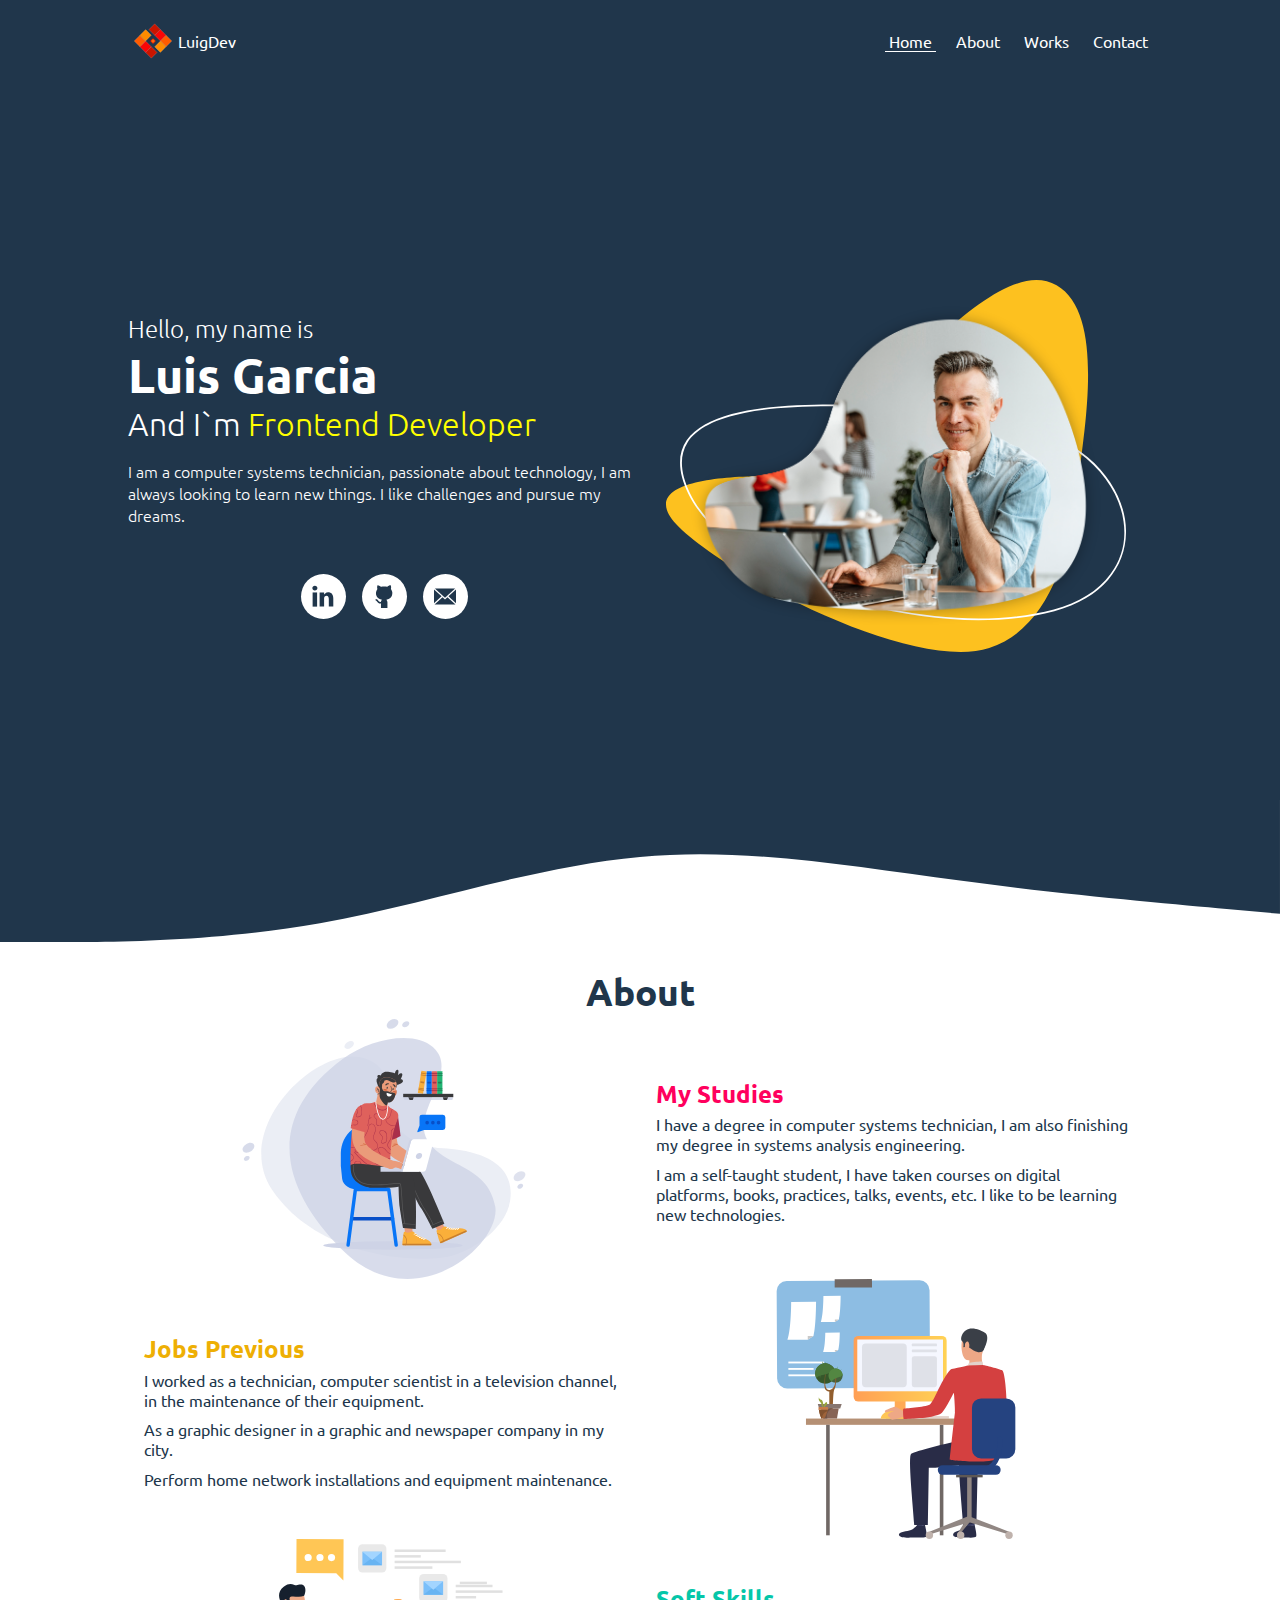
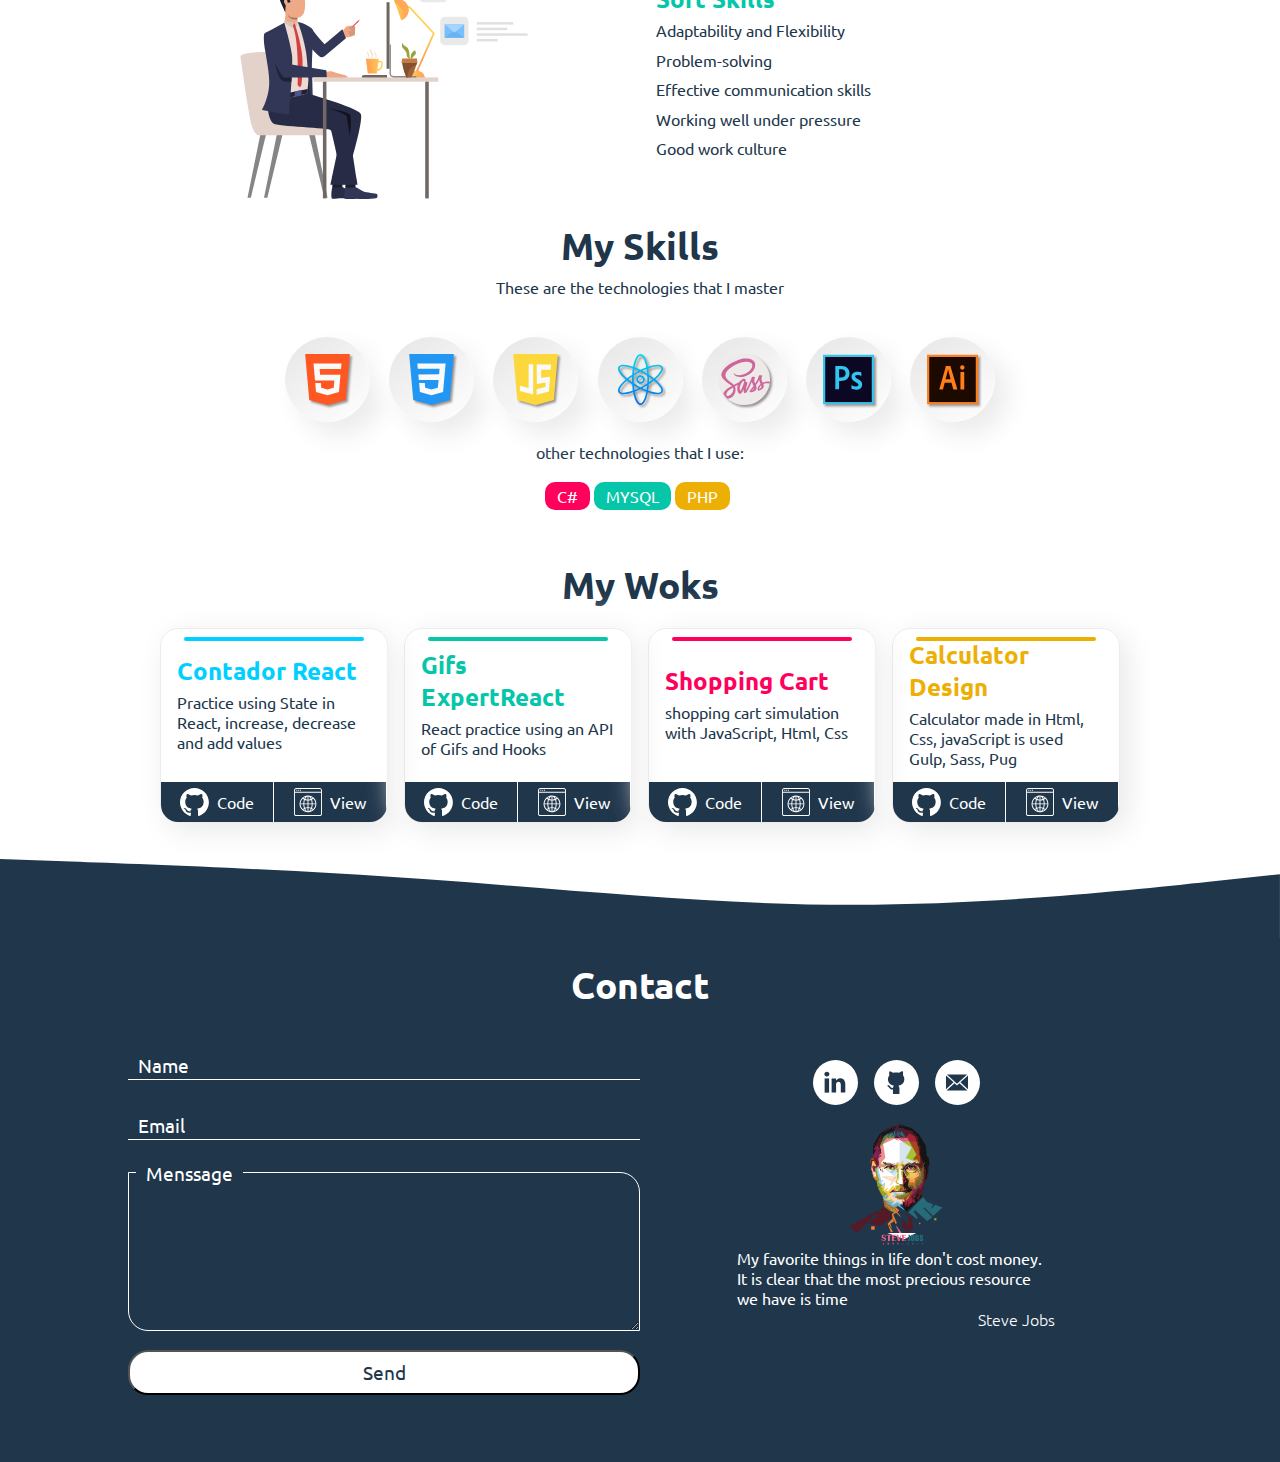
<file: docs/index.html>
<!DOCTYPE html>
<html lang="en">
  <head>
    <meta charset="UTF-8" />
    <meta http-equiv="X-UA-Compatible" content="IE=edge" />
    <meta name="viewport" content="width=device-width, initial-scale=1.0" />
    <meta
      name="description"
      content="I'm from Bolivia, a software developer, graphic designer and systems technician."
    />
    <meta name="keywords" content="Luis Garcia, Bolivia, Frontend, software, Tarija, tecnico" />
    <meta name="robots" content="index, follow" />
    <link rel="icon" href="assets/icon/icon.png" sizes="32x32" />
    <link href="https://fonts.googleapis.com/css2?family=Ubuntu:ital,wght@0,300;0,400;0,500;0,700;1,300;1,400;1,500&display=swap" rel="stylesheet"> 
    <link rel="stylesheet" href="./css/styles.css" />
    <title> LuiGDev | Luis Garcia</title>
  </head>
  <body>
    <header class="header">
      <nav class="nav">
        <div class="menu">
          <div class="logo">
            <div class="logo__icon">
              <img
                src="./assets/icon/icon-logo.svg"
                alt="icon logo"
                class="logo__icon-img"
              />
            </div>
            <div class="logo__text">LuigDev</div>
          </div>
          <ul class="menu__list">
            <li class="menu__item menu__item-active">
              <a href="/" class="menu__item-link">Home</a>
            </li>
            <li class="menu__item">
              <a href="#about" class="menu__item-link">About</a>
            </li>
            <li class="menu__item">
              <a href="#skills" class="menu__item-link">Works</a>
            </li>
            <li class="menu__item">
              <a href="#contact" class="menu__item-link">Contact</a>
            </li>
          </ul>
          <div class="icon-reponseve" id="icon-reponseve">
            <div class="icon-reponseve__item" id="icon-reponseve__item"></div>
          </div>
        </div>
      </nav>
      <div class="header__main">
        <div class="information">
          <h2 class="information__salutation">Hello, my name is</h2>
          <h1 class="information__title">Luis Garcia</h1>
          <h2 class="information__occupation">
            And I`m <span>Frontend Developer</span>
          </h2>
          <p class="information__parrafo">
            I am a computer systems technician, passionate about technology, I
            am always looking to learn new things. I like challenges and pursue
            my dreams.
          </p>

          <div class="icon-redes">
            <div class="icon-redes__img">
              <a href="https://www.linkedin.com/in/luis-garcia-907273186/" target="_blank">
                <img src="./assets/icon/linkedin.svg" alt="linkedin" />
              </a>
            </div>
            <div class="icon-redes__img">
              <a href="https://github.com/Alfredls" target="_blank">
                <img src="./assets/icon/github.svg" alt="github" />
              </a>
            </div>
            <div class="icon-redes__img">
              <a href="#">
                <img src="./assets/icon/email.svg" alt="email" />
              </a>
            </div>
          </div>
        </div>
        <div class="graphic">
          <div class="graphic__container">
            <img
              src="./assets/img/Recurso 1.svg"
              alt="background"
              class="graphic__background"
            />
            <img
              src="./assets/img/Recurso21.png"
              alt="photo"
              class="graphic__photo"
            />
            </div>
          </div>
        </div>
      </div>
      
    </header>
    <div class="wave">
      <div class="wave-item">
        <?xml version="1.0" standalone="no"?><svg xmlns="http://www.w3.org/2000/svg" viewBox="0 0 1440 160"><path fill="#20364b" fill-opacity="1" d="M0,160L60,160C120,160,240,160,360,138.7C480,117,600,75,720,64C840,53,960,75,1080,90.7C1200,107,1320,117,1380,122.7L1440,128L1440,0L1380,0C1320,0,1200,0,1080,0C960,0,840,0,720,0C600,0,480,0,360,0C240,0,120,0,60,0L0,0Z"></path></svg>
      </div>
    </div>


    <main class="main">
      <div class="about">
        <h2 class="txt-subTitle" id="about">About</h2>
        <div class="card">
          <img src="./assets/img/studies.svg" alt="stude" class="card__img">
          <div class="card__text">
            <h2 class="card__text-title txt font-color1">My Studies</h2>
            <p class="card__text-paragraph">
              I have a degree in computer systems technician, I am also finishing my degree in systems analysis engineering.
            </p>
            <p class="card__text-paragraph">
              I am a self-taught student, I have taken courses on digital platforms, books, practices, talks, events, etc. I like to be learning new technologies.
            </p>
          </div>
        </div>
        <div class="card">
          <div class="card__text">
            <h2 class="card__text-title font-color3">Jobs Previous</h2>
            <p class="card__text-paragraph">
              I worked as a technician, computer scientist in a television channel, in the maintenance of their equipment.
            </p>
            <p class="card__text-paragraph">
              As a graphic designer in a graphic and newspaper company in my city.
            </p>
            <p class="card__text-paragraph">
              Perform home network installations and equipment maintenance.
            </p>
          </div>
          <img src="./assets/img/working.svg" alt="working" class="card__img">
        </div>
        <div class="card">
          <img src="./assets/img/skills.svg" alt="stude" class="card__img">
          <div class="card__text">
            <h2 class="card__text-title font-color2">Soft Skills</h2>
            <p class="card__text-paragraph">
              Adaptability and Flexibility
            </p>
            <p class="card__text-paragraph">
              Problem-solving
            </p>
            <p class="card__text-paragraph">
              Effective communication skills
            </p>
            <p class="card__text-paragraph">
              Working well under pressure
            </p>
            <p class="card__text-paragraph">
              Good work culture
            </p>
          </div>
        </div>
      </div>

      <div class="skill">
        <h2 class="txt-subTitle" id="skills">My Skills</h2>
        <P class="txt-parrafo">These are the technologies that I master</P>
        <div class="skills">
          <div class="skills-icon">
            <div class="skills-icon__img">
              <img src="./assets/icon/html-5.svg" alt="html icon">
            </div>
            <span class="skills-icon__text"> html</span>
          </div>
          <div class="skills-icon">
            <div class="skills-icon__img">
              <img src="./assets/icon/css-3.svg" alt="css icon">
            </div>
            <span class="skills-icon__text"> Css</span>
          </div>
          <div class="skills-icon">
            <div class="skills-icon__img">
              <img src="./assets/icon/javascript-01.svg" alt="javascript icon">
            </div>
            <span class="skills-icon__text"> JavaScript</span>
          </div>
          <div class="skills-icon">
            <div class="skills-icon__img">
              <img src="./assets/icon/react.svg" alt="javascript icon">
            </div>
            <span class="skills-icon__text"> React</span>
          </div>
          <div class="skills-icon">
            <div class="skills-icon__img">
              <img src="./assets/icon/sass.svg" alt="Saas icon">
            </div>
            <span class="skills-icon__text"> Sass</span>
          </div>
          <div class="skills-icon">
            <div class="skills-icon__img">
              <img src="./assets/icon/photoshop.svg" alt="photoshop icon">
            </div>
            <span class="skills-icon__text"> Photoshop</span>
          </div>
          <div class="skills-icon">
            <div class="skills-icon__img">
              <img src="./assets/icon/ilustrador.svg" alt="ilustrador icon">
            </div>
            <span class="skills-icon__text"> Ilustrador</span>
          </div>
        </div>
        <P class="txt-parrafo">other technologies that I use:</P>
        <div class="span-icon">
          <span class="skill__span color1">C#</span> <span class="skill__span color2">MYSQL</span> <span class="skill__span color3">PHP</span>
        </div>
      </div>
      
      <div class="works">
        <h2 class="txt-subTitle" id="working">My Woks</h2>
        <div class="working">
          <div class="working-card">
            <div class="working-card__text">
              <h2 class="card__text-title font-color4">Contador React</h2>
              <p class="card__text-paragraph">
                  Practice using State in React, increase, decrease and add values
              </p>
    
            </div>
            <div class="working-buttom">
              <div class="working-buttom__icon">
                <a href="https://github.com/Alfredls/ReactContador" target="_blank" class="working-buttom__link">
                  <img src="./assets/icon/btn-code.svg" alt="code" class="working-buttom__img">
                  <span class="working-buttom__text">Code</span>
                </a>
              </div>
              <div class="working-buttom__icon">
                <a href="https://alfredls.github.io/ReactContador/" target="_blank" class="working-buttom__link">
                  <img src="./assets/icon/btn-view.svg" alt="code" class="working-buttom__img">
                  <span class="working-buttom__text">View</span>
                </a>
              </div>
            </div>
          </div>
          <div class="working-card">
            <div class="working-card__text">
              <h2 class="card__text-title font-color2">Gifs ExpertReact</h2>
              <p class="card__text-paragraph">
                  React practice using an API of Gifs and Hooks
              </p>
    
            </div>
            <div class="working-buttom">
              <div class="working-buttom__icon">
                <a href="https://github.com/Alfredls/GifsExpertReact" target="_blank" class="working-buttom__link">
                  <img src="./assets/icon/btn-code.svg" alt="code" class="working-buttom__img">
                  <span class="working-buttom__text">Code</span>
                </a>
              </div>
              <div class="working-buttom__icon">
                <a href="https://alfredls.github.io/GifsExpertReact/" target="_blank" class="working-buttom__link">
                  <img src="./assets/icon/btn-view.svg" alt="code" class="working-buttom__img">
                  <span class="working-buttom__text">View</span>
                </a>
              </div>
            </div>
          </div>
          <div class="working-card">
            <div class="working-card__text">
              <h2 class="card__text-title font-color1">Shopping Cart</h2>
              <p class="card__text-paragraph">
                  shopping cart simulation with JavaScript, Html, Css
              </p>
            </div>
            <div class="working-buttom">
              <div class="working-buttom__icon">
                <a href="https://github.com/Alfredls/ShoppingCart" target="_blank" class="working-buttom__link">
                  <img src="./assets/icon/btn-code.svg" alt="code" class="working-buttom__img">
                  <span class="working-buttom__text">Code</span>
                </a>
              </div>
              <div class="working-buttom__icon">
                <a href="https://alfredls.github.io/ShoppingCart/" target="_blank" class="working-buttom__link">
                  <img src="./assets/icon/btn-view.svg" alt="code" class="working-buttom__img">
                  <span class="working-buttom__text">View</span>
                </a>
              </div>
            </div>
          </div>
          <div class="working-card">
            <div class="working-card__text">
              <h2 class="card__text-title font-color3">Calculator Design</h2>
              <p class="card__text-paragraph">
                  Calculator made in Html, Css, javaScript is used Gulp, Sass, Pug
              </p>
            </div>
            <div class="working-buttom">
              <div class="working-buttom__icon">
                <a href="https://github.com/Alfredls/calculatorDesign" target="_blank" class="working-buttom__link">
                  <img src="./assets/icon/btn-code.svg" alt="code" class="working-buttom__img">
                  <span class="working-buttom__text">Code</span>
                </a>
              </div>
              <div class="working-buttom__icon">
                <a href="https://alfredls.github.io/calculatorDesign/" target="_blank" class="working-buttom__link">
                  <img src="./assets/icon/btn-view.svg" alt="code" class="working-buttom__img">
                  <span class="working-buttom__text">View</span>
                </a>
              </div>
            </div>
          </div>
        </div>
      </div>
    </main>

    <div class="wave-footer">
      <div class="wave-item">
        <?xml version="1.0" encoding="utf-8"?>
<svg version="1.1" id="Capa_1" xmlns="http://www.w3.org/2000/svg" xmlns:xlink="http://www.w3.org/1999/xlink" x="0px" y="0px"
	 viewBox="0 0 1440 89.9" style="enable-background:new 0 0 1440 89.9;" xml:space="preserve">
<style type="text/css">
	.st0{fill:#20364b;}
</style>
<path class="st0" d="M0,0l80,2.8c80,3.1,240,8.4,400,20.1c160,11.4,320,28.6,480,28.6s320-17.2,400-25.8l80-8.6v86h-80
	c-80,0-240,0-400,0s-320,0-480,0s-320,0-400,0H0V0z"/>
</svg>
      </div>
    </div>
    
    <footer  class="footer">
      <h2 class="txt-subTitle font-color5" id="contact">Contact</h2>
      <div class="footer-container">
        <div class="footer-form">
          
          <form action="https://formspree.io/f/xleanlgg" class="form" id="formMsg" method="POST">
            <div class="input">
              <input type="text" class="input__input" required name="name" for="name" id="formName" />
              <label for="" class="input__label" name="name" >Name</label>
              <span class="input__barra"></span>
            </div>
            <div class="input">
              <input type="text" class="input__input" required name="email" for="email" id="formEmail" />
              <label for="" class="input__label" name="email" >Email</label>
              <span class="input__barra"></span>
            </div>
            <div class="input__text-area-container">
              <textarea name="message", cols="40", rows="5" required class="input__text-area" id="formTextArea"></textarea>
              <label for="email" class="input__text-area-lbl">Menssage</label>
            </div>
            
            <input type="submit" value="Send" class="btn">
            <div class="message-boxErr">
            <span class="erroMsg" id="erroMsg">Invalid Email</span>
            <div class="spinner" id="spinner">
              <div class="loader"></div>
            </div>
          </div>
          </form>

        </div>
        <div class="footer-msg">
          <div class="icon-redes">
            <div class="icon-redes__img">
              <a href="https://www.linkedin.com/in/luis-garcia-907273186/" target="_blank">
                <img src="./assets/icon/linkedin.svg" alt="linkedin" />
              </a>
            </div>
            <div class="icon-redes__img">
              <a href="https://github.com/Alfredls" target="_blank">
                <img src="./assets/icon/github.svg" alt="github" />
              </a>
            </div>
            <div class="icon-redes__img">
              <a href="#">
                <img src="./assets/icon/email.svg" alt="email" />
              </a>
            </div>
          </div>
          <div class="message">
            <img src="./assets/img/Steve-Jobs.svg" alt="Steve-Jobs" class="steve-jobs">
            <p class="message__paragrafo">
              My favorite things in life don't cost money. It is clear that the most precious resource we have is time
            </p>
            <span>Steve Jobs</span>
            
          </div>
        </div>
      </div>
    </footer>

    <div class="popup-contect" id="popupId">
      <div class="popup">
        <div class="icon-btn">
          <img class="btnImg" src="./assets/img/ok.svg" alt="todobien" />
        </div>
        <div class="btnTitle">Success!!</div>
        <div class="btnDescription">
          Thank you for writing to me, I will answer you as soon as possible.
          Have a nice day
        </div>
        <div class="dismiss-btn">
          <button class="btnModal" id="ModalPopup-btn">Ok</button>
        </div>
      </div>
    </div>

    <script src="./js/main.js"></script>
  </body>
</html>
</file>
<file: docs/css/styles.css>
:root {
  --colorFirst: #20364b;
  --colorMenu: red;
  --colorFont: #fff;
  --colorIcon: #fff;
  --color1: rgb(255, 0, 93);
  --color2: rgb(5, 198, 169);
  --color3: rgb(238, 175, 4);
  --color4: rgb(0, 208, 255);
  --heigthNav: 50px;
  --heightResponseItem: 3.5px;
  --separacionItem: 0.5rem;
  --rotateIcon: 45deg;
  --backgroundMenu: rgba(0, 0, 0, 0.5);
  --fontFirst: "Ubuntu", sans-serif;
  --sizeIcon: 45px;
  --sizeIconSkills: 85px;
  --colorsecundario: rgb(4, 198, 91);
  --borderClaro: rgba(218, 217, 217, 0.5) solid 1px;
  --sizeWrpper: 1024px;
}
* {
  margin: 0;
  padding: 0;
  box-sizing: border-box;
  color: var(--colorFont);
  font-family: var(--fontFirst);
}
.txt-subTitle {
  font-size: 2.3rem;
  color: var(--colorFirst);
  text-align: center;
  /* border: red solid 1px; */
  padding: 1.5rem 0 0.25rem 0;
}
.txt-parrafo {
  color: var(--colorFirst);
  text-align: center;
  padding: 0.25rem 0 1.5rem 0;
}
.wave-footer {
  width: 100%;
  position: relative;
  bottom: -4px;
}

.header {
  width: 100%;
  height: 100vh;
  background: var(--colorFirst);
  position: relative;
  overflow: hidden;
}

.nav {
  width: 100%;
  height: var(--heigthNav);
  margin-top: 1rem;
}
.menu {
  margin: 0 auto;
  /* background: brown; */
  width: 80%;
  height: 100%;
  display: flex;
  justify-content: space-between;
  align-items: center;
  overflow: hidden;
}
.logo {
  height: 100%;
  display: flex;
  justify-content: center;
  align-items: center;
  /* z-index: 1; */
}
.logo__icon {
  width: var(--heigthNav);
  height: 100%;
  padding: 5px;
}

.menu__list {
  width: 100%;
  height: 100vh;
  position: absolute;
  left: 0;
  top: 0;
  text-align: center;
  display: flex;
  flex-direction: column;
  align-items: center;
  justify-content: center;
  gap: 1rem;
  list-style: none;
  background: rgba(32, 54, 75, 1);
  transform: translateX(150%);
  transition: 0.5s;
  /* overflow: hidden; */
}
.menu__list--show {
  transform: translateX(0);
}

.menu__item-active {
  border-bottom: var(--colorFont) solid 1.5px;
}
.menu__item-link {
  text-decoration: none;
  padding: 4px;
}

/* ////////////////////////////// */

.icon-reponseve {
  width: calc(var(--heigthNav) - 25px);
  height: calc(var(--heigthNav) - 25px);
  /* border: white solid 1px; */
  display: flex;
  flex-direction: column;
  justify-content: center;
  cursor: pointer;
  /* overflow: hidden; */
}

.icon-reponseve__item {
  width: 100%;
  height: var(--heightResponseItem);
  background: var(--colorFont);
  border-radius: calc(var(--heightResponseItem) / 2);
  position: relative;
}

.icon-reponseve__item::before,
.icon-reponseve__item::after {
  content: "";
  display: block;
  width: 100%;
  height: var(--heightResponseItem);
  background: var(--colorFont);
  border-radius: calc(var(--heightResponseItem) / 2);
  position: absolute;
  top: calc(var(--separacionItem) * (-1));
  transition: 0.3s;
}
.icon-reponseve__item::after {
  top: var(--separacionItem);
}
/* animacion iconn reponse */
.icon-show {
  background: rgba(255, 255, 255, 0);
}
.icon-show::before {
  top: 0;
  transform: rotate(calc(var(--rotateIcon) * (-1)));
}
.icon-show::after {
  top: 0;
  transform: rotate(var(--rotateIcon));
}

.header__main {
  margin: 0 auto;
  /* border: olivedrab solid 2px; */
  width: 80%;
  height: 100%;
  /*  height: calc(100% - var(--heigthNav)); */
  display: flex;
  justify-content: center;
  align-items: center;
}

.information {
  width: 100%;
  height: 100%;
  /* border: red solid 1px; */
  display: flex;
  flex-direction: column;
  justify-content: center;
}
.information__salutation {
  font-weight: 200;
}
.information__title {
  font-weight: 700;
  font-size: 3rem;
}
.information__occupation {
  font-weight: 200;
  font-size: 2rem;
}
.information__occupation span {
  color: yellow;
}
.information__parrafo {
  margin-top: 1rem;
  font-weight: 200;
}

.graphic {
  width: 50%;
  height: 100%;
  /* border: white solid 1px; */
  display: none;
}
.graphic__container {
  /* border: greenyellow solid 1px; */
  width: 90%;
  height: 90%;
  position: relative;
  display: flex;
  justify-content: center;
  align-items: center;
}
.graphic__background {
  position: absolute;
  height: 100%;
  width: 100%;
}
.graphic__photo {
  position: absolute;
  width: 90%;
  /* height: 90%; */
  /*  border: red solid 1px; */
}

.icon-redes {
  width: 100%;
  height: var(--sizeIcon);
  /* border: yellow solid 1px; */
  display: flex;
  justify-content: center;
  gap: 1rem;
  margin-top: 3rem;
  cursor: pointer;
}
.icon-redes__img {
  width: var(--sizeIcon);
  height: 100%;
  /* border: red solid 1px; */
  display: flex;
  justify-content: center;
  align-items: center;
  border-radius: 50%;
  background: var(--colorIcon);
  /*  transition: 0.3s; */
}
.icon-redes__img a {
  width: 50%;
  height: 50%;
  transition: 0.5s ease-out;
}
.icon-redes__img:hover a {
  filter: invert(1) contrast(300%);
  transform: scale(130%);
}
.icon-redes__img:hover {
  background: none;
  border: var(--colorFont) solid 1px;
}
.main {
  /* background: #245480; */
  width: 100%;
}
.about {
  /*   border: red solid 1px; */
  margin: 0 auto;
  width: 80%;
}
.card {
  width: 100%;
  display: flex;
}
.card__img {
  display: none;
  width: 50%;
  height: 100%;
}
.card__text {
  width: 100%;
  display: flex;
  flex-direction: column;
  justify-content: center;
  margin: 1rem 0 0.5rem 0;
  position: relative;
  align-items: center;
  /*  border: red solid 1px; */
  padding: 1rem;
}

.card__text-title {
  width: 100%;
  text-align: center;
}
.card__text-paragraph {
  width: 100%;
  color: var(--colorFirst);
  margin: 0.3rem 0;
  text-align: center;
}

.skill {
  margin: 0 auto;
  width: 80%;
  /* background: red; */
}

.skill {
  width: 80%;
  /*  border: rgb(0, 0, 255) solid 1px; */
}
.skills {
  margin: 0 auto;
  width: 100%;
  /* height: 300px; */
  /*  background: #65cbd0; */
  display: flex;
  justify-content: center;
  gap: 1.2rem;
  flex-wrap: wrap;
  padding: 1rem;
}
.skills-icon {
  width: var(--sizeIconSkills);
  height: var(--sizeIconSkills);
  border-radius: calc(var(--sizeIconSkills) / 2);
  display: flex;
  align-items: center;
  overflow: hidden;
  position: relative;
  transition: 0.5s;
  /* background: rgba(248, 248, 248, 0.5);
  box-shadow: 1px 2px 6px rgba(61, 43, 43, 0.2),
    inset 2px 2px 6px rgba(0, 0, 0, 0.2),
    inset 1px 2px 2px rgba(255, 255, 255, 0.5); */
  background: linear-gradient(145deg, #e6e6e6, #ffffff);
  box-shadow: 13px 13px 27px #ebebeb, -13px -13px 27px #ffffff;
}
/* ///// */

.skills-icon__img {
  width: var(--sizeIconSkills);
  height: var(--sizeIconSkills);
  border-radius: calc(var(--sizeIconSkills) / 2);
  display: flex;
  justify-content: center;
  align-items: center;
  position: absolute;
}
.skills-icon__img img {
  width: 60%;
  height: 60%;
  filter: drop-shadow(2px 2px 1px rgba(61, 43, 43, 0.5));
}
.skills-icon__text {
  color: #20364b;
  font-weight: 600;
  font-size: 1.1rem;
  position: absolute;
  text-transform: uppercase;
  left: var(--sizeIconSkills);
}

.skills-icon:hover {
  width: calc(var(--sizeIconSkills) * 2.5);
}

.skill__parafo {
  color: #20364b;
}
.span-icon {
  /* border: red solid 1px; */
  margin: 0 auto;
  width: 190px;
  font-display: flex;
  justify-content: space-between;
  align-items: center;
  gap: 5rem;
}
.skill__span {
  /*  display: inline-block; */
  padding: 4px 12px;
  border-radius: 10px;
  /* margin: 5px; */
}
.color1 {
  background: var(--color1);
  text-align: center;
}
.color2 {
  background: var(--color2);
  text-align: center;
}
.color3 {
  background: var(--color3);
  text-align: center;
}
.color4 {
  background: var(--color4);
}
.font-color1 {
  color: var(--color1);
  text-align: center;
}
.font-color2 {
  color: var(--color2);
  text-align: center;
}
.font-color3 {
  color: var(--color3);
  text-align: center;
}
.font-color4 {
  color: var(--color4);
  text-align: center;
}
.font-color5 {
  color: #fff;
}

.works {
  margin: 0 auto;
  width: 80%;
  padding: 2rem;
  text-align: center;
}
.working {
  /*  margin: 0 auto; */
  width: 100%;
  display: grid;
  grid-template-columns: repeat(auto-fit, minmax(200px, 1fr));
  gap: 1rem;
  margin-top: 1rem;
}
.working-card {
  height: 195px;
  overflow: hidden;
  border: var(--borderClaro);
  border-radius: 18px;
  box-shadow: 7px 7px 30px #e8e8e8, -7px -7px 30px #ffffff;
  position: relative;
}
.working-card::before {
  content: "";
  position: absolute;
  width: 80%;
  height: 4px;
  border-radius: 2px;
  left: 10%;
  top: 8px;
}
.working-card:nth-child(1)::before {
  background: var(--color4);
}
.working-card:nth-child(2)::before {
  background: var(--color2);
}
.working-card:nth-child(3)::before {
  background: var(--color1);
}
.working-card:nth-child(4)::before {
  background: var(--color3);
}

.working-card__text {
  height: calc(100% - 40px);
  padding: 1rem;
  text-align: center;
  display: flex;
  flex-direction: column;
  justify-content: center;
  align-items: center;
}

.working-buttom {
  width: 100%;
  height: 40px;

  overflow: hidden;
  display: flex;
}
.working-buttom__icon {
  border-right: var(--colorFont) solid 1px;
  width: 50%;
  height: 100%;
  background: var(--colorFirst);
  transition: 1s;
}
.working-buttom__link {
  width: 100%;
  height: 100%;
  display: flex;
  justify-content: center;
  align-items: center;
  gap: 0.5rem;
  text-decoration: none;
}
.working-buttom__icon:hover {
  background: none;
  border-top: var(--borderClaro);
}
.working-buttom__icon:hover .working-buttom__img,
.working-buttom__icon:hover .working-buttom__text {
  filter: invert(1);
}
.working-buttom__img {
  height: 70%;
}

.footer {
  width: 100%;
  /*   height: 700px; */
  background: var(--colorFirst);
}
.footer-container {
  margin: 0 auto;
  width: 80%;
  /* height: 100%; */
  /* border: #fff solid 1px; */
  display: grid;
  grid-template-columns: repeat(auto-fit, minmax(300px, 1fr));
}
.footer-form {
  /*  border: springgreen solid 1px; */
  padding: 0.5rem 0 2rem 0;
}

.form {
  width: 100%;
  overflow: hidden;
  /* border: saddlebrown solid 1px; */
}
.input {
  width: 100%;
  height: 60px;
  font-size: 1.2rem;
  /* color: var(--colorFirst); */
  position: relative;
}
.input__input {
  width: 100%;
  background: none;
  border: none;
  outline: none;
  border-bottom: var(--colorFont) solid 1px;
  position: absolute;
  bottom: 0;
  /* color: var(--colorPrimario); */
  font-size: 1.2rem;
  padding: 2px 10px;
}
.input__label {
  width: 100%;
  padding: 2px 10px;
  position: absolute;
  pointer-events: none;
  bottom: 0;
  transition: all 0.3s ease-in-out;
  /* color: rgba(209, 209, 209, 0.5); */
}
.input__barra {
  position: absolute;
  width: 100%;
  border-bottom: var(--colorsecundario) solid 3px;
  left: 0;
  bottom: -0.5px;
  padding: 0 10px;
  transform: translateX(-110%);
  transition: all 0.5s ease;
}
.input__input:focus + .input__label,
.input__input:valid + .input__label {
  transform: translateY(-150%);
  font-size: 0.8rem;
  color: var(--colorsecundario);
}

.input__input:focus ~ .input__barra,
.input__input:valid ~ .input__barra {
  transform: translateX(0%);
}

.input__text-area-container {
  width: 100%;
  margin-top: 2rem;
  /* border: white solid 2px; */
  position: relative;
}
.input__text-area-lbl {
  top: -1rem;
  left: 0.5rem;
  font-size: 1.2rem;
  padding: 5px 10px;
  background: var(--colorFirst);
  position: absolute;
  transition: 0.5s;
}
.input__text-area {
  background: none;
  max-width: 100%;
  min-width: 100%;
  border: rgba(255, 255, 255, 1) solid 1px;
  border-radius: 0 20px 0 20px;
  padding: 1rem;
  outline: none;
  font-size: 1.2rem;
}
.input__text-area:focus,
.input__text-area:valid {
  border: var(--colorsecundario) solid 2.5px;
}
.input__text-area:focus + .input__text-area-lbl,
.input__text-area:valid + .input__text-area-lbl {
  color: var(--colorsecundario);
  font-size: 0.8rem;
}

.btn {
  /* position: relative;
  left: 0; */
  width: 100%;
  background: var(--colorFont);
  padding: 8px;
  border-radius: 20px;
  margin: 1rem 0 0 0;
  font-size: 1.2rem;
  color: var(--colorFirst);
  cursor: pointer;
  /* outline: none; */
  /* border: 3px var(--colorFirst) solid; */
  transition: 0.7s;
  /* text-decoration: none; */
}
.btn:active {
  transform: scale(-2px);
}
.btn:hover {
  background: none;
  border: 1px rgba(255, 255, 255, 1) solid;
  color: var(--colorFont);
}

/* .footer-msg {
  border: red solid 1px;
  padding: 0;
} */

.message {
  max-width: 350px;
  margin: 0 auto;
  padding: 1rem;
  /* border: white solid 1px; */
  /* display: flex; */
}
/* .message__paragrafo {
  width: 50%;
  text-align: left;
} */
.message span {
  width: 100%;
  display: inline-block;
  font-weight: 200;
  text-align: right;
  /* border: springgreen solid 1px; */
}
.steve-jobs {
  display: block;
  margin: 0 auto;
  width: 30%;
}

.message-boxErr {
  /*  border: springgreen solid 1px; */
  width: 100%;
  height: 35px;
  display: flex;
  justify-content: center;
  align-items: center;
  position: relative;
}
.erroMsg {
  position: absolute;
  border-left: red solid 3px;
  display: inline-block;
  padding: 6px 10px;
  opacity: 0;
  transition: all 1s;
}

.popup-contect {
  position: fixed;
  top: 0;
  left: 0;
  width: 100vw;
  height: 100vh;
  display: flex;
  align-items: center;
  justify-content: center;
  /* background: rgba(0 0 0, 0.5); */
  background: rgba(32, 54, 75, 0.7);
  transform: scale(0);
  transition: opacity 300ms ease-in-out, top 1000ms ease-in-out,
    transform 1000ms ease-in-out;
}

.popup {
  width: 350px;
  height: 300px;
  padding: 30px 20px;
  background: #f5f5f5;
  border-radius: 10px;
  box-sizing: border-box;
  z-index: 2;
  text-align: center;
}
.btnImg {
  height: 110px;
}
.btnTitle {
  margin: 5px 0px;
  font-size: 30px;
  font-weight: 600;
  color: var(--colorFirst);
}
.btnDescription {
  color: var(--colorFirst);
  font-size: 15px;
  padding: 5px;
}
.dismiss-btn {
  margin-top: 15px;
}
.btnModal {
  padding: 8px 40px;
  background: var(--colorFirst);
  color: #f5f5f5;
  border: 2px solid var(--colorFirst);
  font-size: 16px;
  font-weight: 600;
  outline: none;
  border-radius: 10px;
  cursor: pointer;
  transition: all 300ms ease-in-out;
}
.btnModal:hover {
  color: var(--colorFirst);
  background: #f5f5f5;
}
.modal-show {
  transform: scale(1);
}

.spinner {
  width: 100%;
  opacity: 0;
}

.loader,
.loader:before,
.loader:after {
  background: #ffffff;
  -webkit-animation: load1 1s infinite ease-in-out;
  animation: load1 1s infinite ease-in-out;
  width: 1em;
  height: 4em;
}
.loader {
  margin: 0px auto;
  position: relative;
  font-size: 7px;
  -webkit-transform: translateZ(0);
  -ms-transform: translateZ(0);
  transform: translateZ(0);
  -webkit-animation-delay: -0.16s;
  animation-delay: -0.16s;
}
.loader:before,
.loader:after {
  position: absolute;
  top: 0;
  content: "";
}
.loader:before {
  left: -1.4em;
  -webkit-animation-delay: -0.32s;
  animation-delay: -0.32s;
}
.loader:after {
  left: 1.4em;
}
@-webkit-keyframes load1 {
  0%,
  80%,
  100% {
    box-shadow: 0 0;
    height: 4em;
  }
  40% {
    box-shadow: 0 -2em;
    height: 5em;
  }
}
@keyframes load1 {
  0%,
  80%,
  100% {
    box-shadow: 0 0;
    height: 4em;
  }
  40% {
    box-shadow: 0 -2em;
    height: 5em;
  }
}

/* /////////////////////////////////////////////////////////////////////////////////////////////////////////////
////////////////////////////////////////////////////////////////////////////////////////////////////////////// */

@media screen and (min-width: 768px) {
  /*  .header {
    min-height: 1024px;
  } */
  .menu {
    max-width: var(--sizeWrpper);
  }
  .header__main {
    max-width: var(--sizeWrpper);
  }
  .about {
    max-width: var(--sizeWrpper);
  }
  .works {
    max-width: var(--sizeWrpper);
  }
  .footer-container {
    max-width: var(--sizeWrpper);
  }
  .icon-reponseve {
    display: none;
  }
  .menu__list {
    /* transition: none; */
    transform: translateX(0);
    position: static;
    background: none;
    width: auto;
    height: auto;
    flex-direction: row;
  }
  .information {
    width: 50%;
  }
  .graphic {
    display: flex;
    justify-content: center;
    align-items: center;
  }
  /* .about {
    width: 60%;
  } */
  .card {
    height: 260px;
  }
  .card__img {
    display: block;
  }
  .card__text {
    width: 50%;
  }
  .card__text-title {
    text-align: left;
  }
  .card__text-paragraph {
    text-align: left;
  }
}

@media screen and (min-height: 800px) {
  .header {
    max-height: 800px;
    /* display: flex;
    justify-content: center;
    align-items: center;
    flex-direction: column; */
  }
}
</file>
